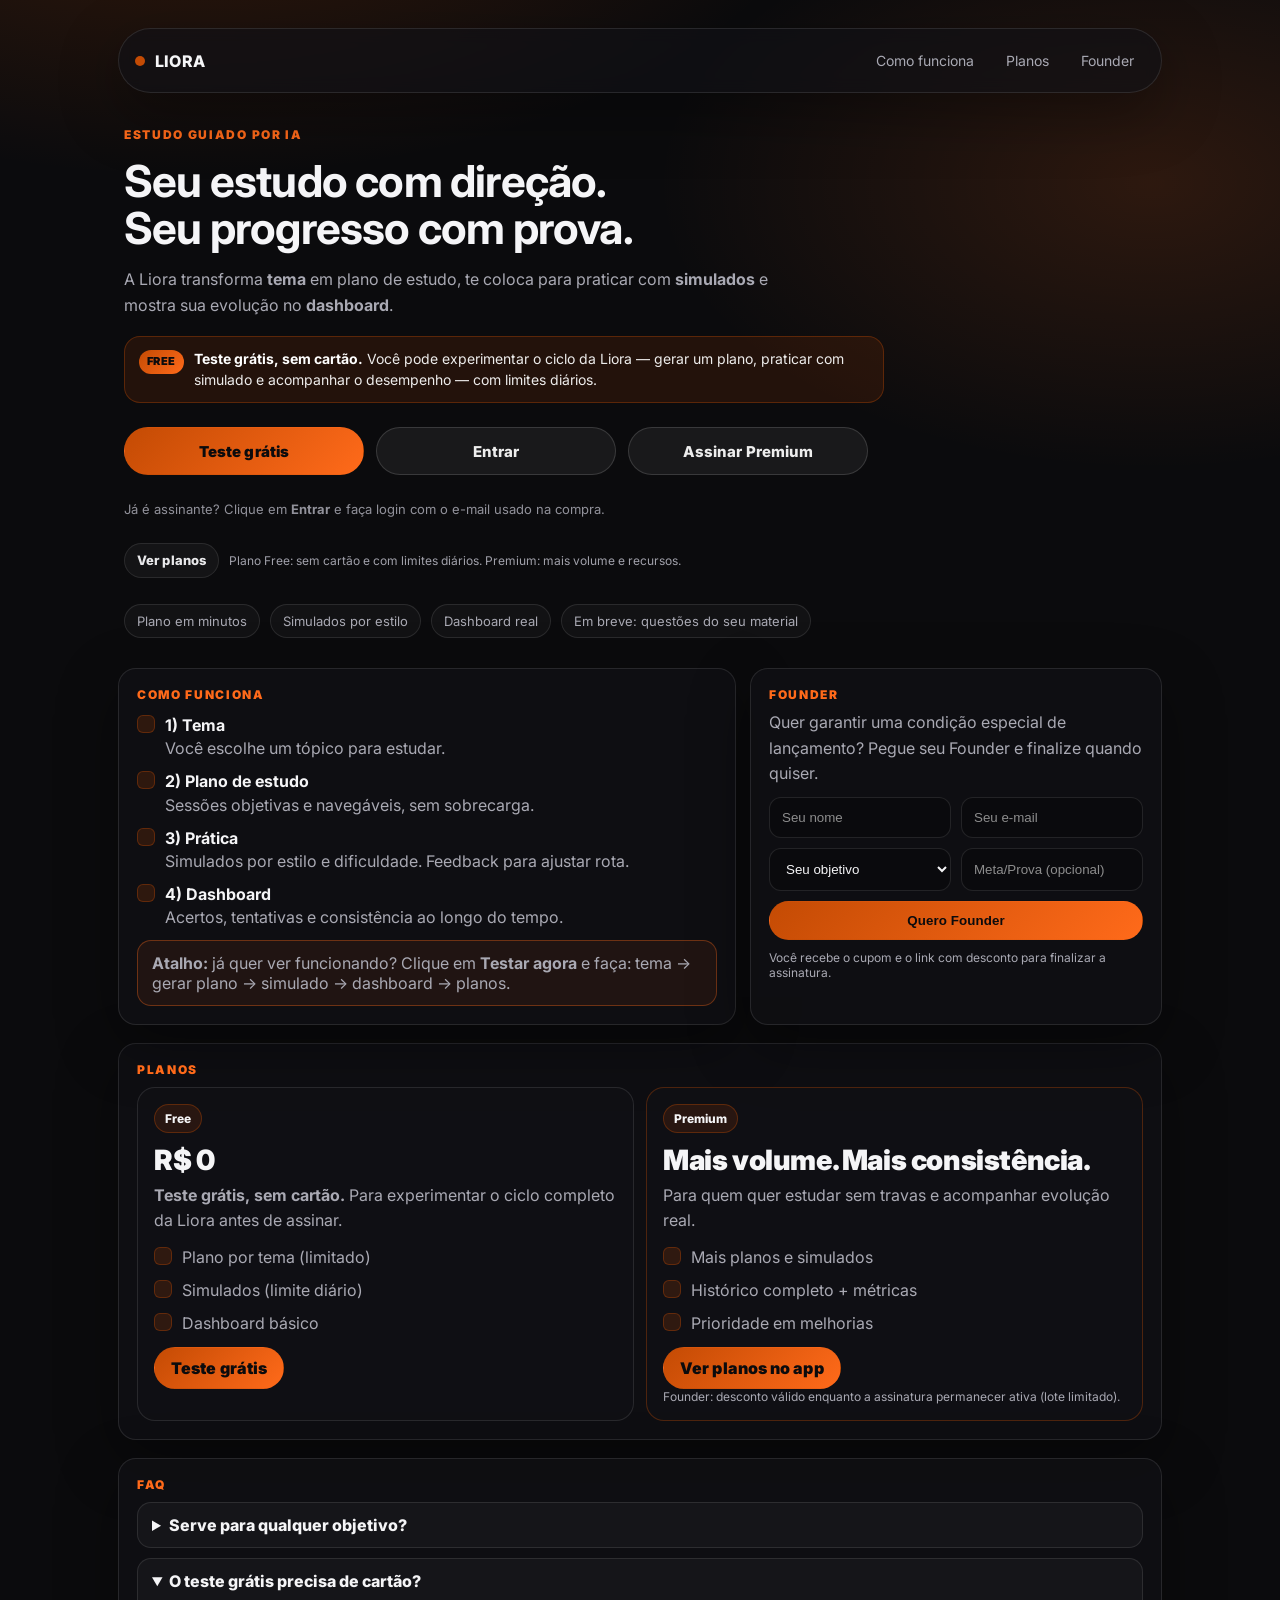
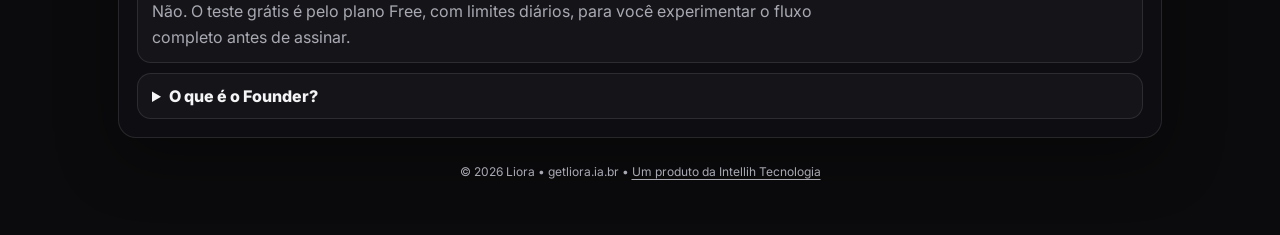
<file: public/index.html>
<!doctype html>
<html lang="pt-BR">
<head>
  <meta charset="utf-8" />
  <meta name="viewport" content="width=device-width, initial-scale=1" />
  <title>Liora — Estudo guiado por IA</title>
  <meta name="description" content="Teste grátis a Liora, sem cartão. Transforme um tema em plano, pratique com simulados e acompanhe evolução no dashboard." />
  <meta name="theme-color" content="#0b0b0d" />

  <link rel="icon" href="/favicon.ico" />

  <!-- Open Graph -->
  <meta property="og:title" content="Liora — Estudo guiado por IA" />
  <meta property="og:description" content="Teste grátis, sem cartão. Plano + Simulados + Dashboard para estudar com direção." />
  <meta property="og:type" content="website" />

  <!-- Fonte -->
  <link rel="preconnect" href="https://fonts.googleapis.com" />
  <link rel="preconnect" href="https://fonts.gstatic.com" crossorigin />
  <link href="https://fonts.googleapis.com/css2?family=Inter:wght@400;500;600;700;800;900&display=swap" rel="stylesheet" />

  <!-- Meta Pixel Code -->
  <script>
    !function(f,b,e,v,n,t,s)
    {if(f.fbq)return;n=f.fbq=function(){n.callMethod?
    n.callMethod.apply(n,arguments):n.queue.push(arguments)};
    if(!f._fbq)f._fbq=n;
    n.push=n;
    n.loaded=!0;
    n.version='2.0';
    n.queue=[];
    t=b.createElement(e);
    t.async=!0;
    t.src=v;
    s=b.getElementsByTagName(e)[0];
    s.parentNode.insertBefore(t,s)}(window, document,'script',
    'https://connect.facebook.net/en_US/fbevents.js');

    fbq('init', '1216858680616772');
    fbq('track', 'PageView');
  </script>
  <noscript>
    <img height="1" width="1" style="display:none"
         src="https://www.facebook.com/tr?id=1216858680616772&ev=PageView&noscript=1"/>
  </noscript>
  <!-- End Meta Pixel Code -->

  <style>
    :root{
      --bg:#0b0b0d; --card:#121216; --text:#f5f5f7; --muted:#a9a9b3;
      --border: rgba(255,255,255,.10);
      --brand:#c44b04;
      --shadow: 0 20px 60px rgba(0,0,0,.35);
      --radius: 18px;
      --max: 1080px;
    }
    *{box-sizing:border-box}
    body{
      margin:0;
      font-family: Inter, ui-sans-serif, system-ui, -apple-system, Segoe UI, Roboto, Arial;
      background:
        radial-gradient(1100px 600px at 15% -10%, rgba(196,75,4,.25), transparent 60%),
        radial-gradient(900px 520px at 90% 10%, rgba(255,106,26,.14), transparent 55%),
        var(--bg);
      color:var(--text);
    }
    a{color:inherit; text-decoration:none}
    .wrap{max-width:var(--max); margin:0 auto; padding:28px 18px 56px}
    .nav{
      display:flex; align-items:center; justify-content:space-between;
      padding:14px 16px;
      border:1px solid var(--border);
      border-radius:999px;
      background: rgba(18,18,22,.65);
      backdrop-filter: blur(8px);
      box-shadow: var(--shadow);
      position: sticky; top: 14px; z-index: 10;
    }
    .brand{
      display:flex; gap:10px; align-items:center;
      font-weight:800; letter-spacing:.2px;
    }
    .dot{width:10px; height:10px; border-radius:50%; background:var(--brand)}
    .navlinks{display:flex; gap:10px; align-items:center; color:var(--muted); font-size:14px}
    .navlinks a{
      padding:8px 10px; border-radius:999px;
      border:1px solid transparent;
    }
    .navlinks a:hover{
      background: rgba(255,255,255,.06);
      border-color: rgba(255,255,255,.08);
      color: var(--text);
    }
    .hero{padding:34px 6px 12px; display:grid; gap:16px}
    .kicker{
      color:#ff6a1a; font-weight:900; font-size:12px;
      letter-spacing:.14em; text-transform:uppercase;
    }
    h1{
      margin:0;
      font-size:44px;
      line-height:1.06;
      letter-spacing:-.8px;
    }
    .sub{
      color:var(--muted);
      font-size:16px;
      line-height:1.6;
      max-width:68ch;
      margin:0;
    }
    .ctaRow{display:flex; gap:12px; flex-wrap:wrap; align-items:center; margin-top:4px}

    .btn{
      display:inline-flex; align-items:center; justify-content:center; gap:10px;
      padding:12px 16px;
      border-radius:999px;
      border:1px solid rgba(255,255,255,.10);
      background: rgba(255,255,255,.04);
      transition: transform .06s ease, background .15s ease, border-color .15s ease;
      user-select:none;
      cursor:pointer;
      font-weight:800;
      letter-spacing:.1px;
      line-height:1;
      white-space:nowrap;
    }
    .btn:hover{background: rgba(255,255,255,.07); border-color: rgba(255,255,255,.16)}
    .btn:active{transform: translateY(1px)}
    .btnPrimary{
      background: linear-gradient(135deg, #c44b04, #ff6a1a);
      border-color: transparent;
      color:#0b0b0d;
      font-weight:900;
    }
    .btnSecondary{
      background: rgba(255,255,255,.06);
      border-color: rgba(255,255,255,.14);
      color: rgba(255,255,255,.92);
    }
    .btnSecondary:hover{
      background: rgba(255,255,255,.09);
      border-color: rgba(255,255,255,.20);
    }
    .btnSmall{
      padding:10px 12px;
      font-size:13px;
    }
    .btnHero{
      min-width:240px;
      min-height:48px;
      font-size:15px;
    }
    .freeNotice{
      display:flex;
      gap:10px;
      align-items:flex-start;
      max-width:760px;
      padding:12px 14px;
      border-radius:16px;
      border:1px solid rgba(196,75,4,.35);
      background: rgba(196,75,4,.13);
      color: rgba(255,255,255,.92);
      font-size:14px;
      line-height:1.45;
      margin-top:2px;
    }
    .freeNotice strong{color:#fff}
    .freeBadge{
      display:inline-flex;
      align-items:center;
      justify-content:center;
      min-width:34px;
      height:24px;
      padding:0 8px;
      border-radius:999px;
      background: linear-gradient(135deg, #c44b04, #ff6a1a);
      color:#0b0b0d;
      font-size:11px;
      font-weight:950;
      letter-spacing:.04em;
      flex:0 0 auto;
      margin-top:1px;
    }

    .tiny{font-size:12px; color:var(--muted)}
    .pillRow{display:flex; gap:10px; flex-wrap:wrap; margin-top:10px}
    .pill{
      padding:8px 12px;
      border-radius:999px;
      border:1px solid rgba(255,255,255,.10);
      background: rgba(255,255,255,.03);
      color: var(--muted);
      font-size:13px;
    }
    .grid{
      margin-top:18px;
      display:grid;
      grid-template-columns: 1.2fr .8fr;
      gap:14px;
    }
    @media (max-width: 920px){
      .grid{grid-template-columns:1fr}
      h1{font-size:38px}
    }
    .card{
      border:1px solid rgba(255,255,255,.10);
      background: rgba(18,18,22,.65);
      border-radius: var(--radius);
      padding:18px;
      box-shadow: var(--shadow);
    }
    .list{margin:12px 0 0; padding:0; list-style:none; display:grid; gap:10px}
    .li{display:flex; gap:10px; align-items:flex-start; color:var(--muted); line-height:1.45}
    .check{
      width:18px; height:18px; border-radius:6px;
      background: rgba(196,75,4,.18);
      border:1px solid rgba(196,75,4,.35);
      flex:0 0 auto;
      margin-top:1px;
    }
    .li strong{color:var(--text)}
    .form{display:grid; gap:10px; margin-top:10px}
    .row{display:grid; grid-template-columns:1fr 1fr; gap:10px}
    @media (max-width:700px){ .row{grid-template-columns:1fr} }
    input, select{
      width:100%;
      padding:12px 12px;
      border-radius: 12px;
      border:1px solid rgba(255,255,255,.10);
      background: rgba(0,0,0,.25);
      color: var(--text);
      outline:none;
    }
    input::placeholder{color:#8d8d8d}
    .section{margin-top:18px}
    .pricing{display:grid; grid-template-columns:1fr 1fr; gap:12px; margin-top:10px}
    @media (max-width:920px){ .pricing{grid-template-columns:1fr} }
    .price{
      border:1px solid rgba(255,255,255,.10);
      border-radius: var(--radius);
      background: rgba(18,18,22,.65);
      padding:16px;
    }
    .tag{
      display:inline-flex; align-items:center; gap:8px;
      border:1px solid rgba(196,75,4,.35);
      background: rgba(196,75,4,.14);
      color: var(--text);
      padding:6px 10px;
      border-radius:999px;
      font-size:12px;
      font-weight:800;
    }
    .big{font-size:28px; font-weight:950; letter-spacing:-.4px; margin:10px 0 6px}
    .faq{display:grid; gap:10px; margin-top:10px}
    details{
      border:1px solid rgba(255,255,255,.10);
      background: rgba(255,255,255,.03);
      border-radius:14px;
      padding:12px 14px;
    }
    summary{cursor:pointer; font-weight:800}
    footer{margin-top:26px; color:var(--muted); font-size:12px; text-align:center}
    .danger{
      border:1px solid rgba(255,106,26,.35);
      background: rgba(255,106,26,.08);
      border-radius: 14px;
      padding:12px 14px;
      color: var(--muted);
      margin-top:10px;
    }
    code{font-family: ui-monospace, SFMono-Regular, Menlo, Monaco, Consolas, "Liberation Mono", monospace}

    .modal{
      position:fixed; inset:0;
      display:none;
      align-items:center; justify-content:center;
      padding:18px;
      z-index:9999;
    }
    .modal.is-open{display:flex;}
    .modalBack{
      position:absolute; inset:0;
      background: rgba(0,0,0,.62);
      backdrop-filter: blur(6px);
    }
    .modalCard{
      position:relative;
      width:min(640px, 92vw);
      border:1px solid rgba(255,255,255,.12);
      background: rgba(18,18,22,.92);
      border-radius: 20px;
      box-shadow: 0 30px 90px rgba(0,0,0,.55);
      padding:18px;
    }
    .modalHead{
      display:flex; align-items:flex-start; justify-content:space-between; gap:12px;
    }
    .modalTitle{
      font-size:18px; font-weight:950; letter-spacing:-.2px;
    }
    .modalSub{
      margin-top:6px;
      color:var(--muted);
      font-size:13px;
      line-height:1.5;
      max-width:60ch;
    }
    .couponBox{
      margin-top:14px;
      border:1px dashed rgba(255,255,255,.18);
      border-radius: 16px;
      padding:14px;
      background: rgba(255,255,255,.03);
    }
    .couponLabel{
      color:var(--muted);
      font-size:12px;
      margin-bottom:8px;
    }
    .couponRow{
      display:flex;
      align-items:center;
      justify-content:space-between;
      gap:10px;
      flex-wrap:wrap;
    }
    .couponCode{
      font-size:22px;
      font-weight:950;
      letter-spacing:.14em;
    }
    .modalNote{
      margin-top:10px;
      color:var(--muted);
      font-size:12px;
      line-height:1.55;
    }
    .modalActions{
      margin-top:14px;
      display:flex;
      gap:10px;
      flex-wrap:wrap;
      justify-content:flex-start;
    }
  </style>
</head>

<body>
  <div class="wrap">
    <div class="nav">
      <div class="brand"><span class="dot"></span><span>LIORA</span></div>
      <div class="navlinks">
        <a href="#como-funciona" data-ev="nav_how">Como funciona</a>
        <a href="#pricing" data-ev="nav_pricing">Planos</a>
        <a href="#founder" data-ev="nav_founder">Founder</a>
      </div>
    </div>

    <section class="hero">
      <div class="kicker">Estudo guiado por IA</div>
      <h1>Seu estudo com direção.<br>Seu progresso com prova.</h1>
      <p class="sub">
        A Liora transforma <strong>tema</strong> em plano de estudo,
        te coloca para praticar com <strong>simulados</strong> e mostra sua evolução no <strong>dashboard</strong>.
      </p>

      <div class="freeNotice" role="note" aria-label="Teste grátis da Liora">
        <span class="freeBadge">FREE</span>
        <div>
          <strong>Teste grátis, sem cartão.</strong> Você pode experimentar o ciclo da Liora — gerar um plano, praticar com simulado e acompanhar o desempenho — com limites diários.
        </div>
      </div>

      <div class="ctaRow" style="display:flex; gap:12px; flex-wrap:wrap; align-items:center; margin-top:8px;">
        <a class="btn btnPrimary btnHero" id="btnTestar" href="/app#home" data-ev="cta_testar_gratis">
          Teste grátis
        </a>

        <a href="/app#login" class="btn btnSecondary btnHero" data-ev="cta_entrar">
          Entrar
        </a>

        <a
          href="https://pay.hotmart.com/I104401854N"
          class="btn btnSecondary btnHero js-meta-checkout"
          target="_blank"
          rel="noopener noreferrer"
          data-offer="monthly"
          data-checkout-name="Liora Mensal"
          data-checkout-url="https://pay.hotmart.com/I104401854N"
        >
          Assinar Premium
        </a>
      </div>

      <div style="margin-top:10px; font-size:13px; opacity:.85; color: var(--muted);">
        Já é assinante? Clique em <b>Entrar</b> e faça login com o e-mail usado na compra.
      </div>

      <div class="ctaRow" style="display:flex; gap:10px; flex-wrap:wrap; margin-top:10px; opacity:.95;">
        <a class="btn btnSmall" href="/app#pricing" data-ev="cta_planos">
          Ver planos
        </a>

        <span class="tiny">Plano Free: sem cartão e com limites diários. Premium: mais volume e recursos.</span>
      </div>

      <div class="pillRow">
        <div class="pill">Plano em minutos</div>
        <div class="pill">Simulados por estilo</div>
        <div class="pill">Dashboard real</div>
        <div class="pill">Em breve: questões do seu material</div>
      </div>
    </section>

    <section id="como-funciona" class="grid">
      <div class="card">
        <div class="kicker">Como funciona</div>
        <ul class="list">
          <li class="li"><span class="check"></span><div><strong>1) Tema</strong><br>Você escolhe um tópico para estudar.</div></li>
          <li class="li"><span class="check"></span><div><strong>2) Plano de estudo</strong><br>Sessões objetivas e navegáveis, sem sobrecarga.</div></li>
          <li class="li"><span class="check"></span><div><strong>3) Prática</strong><br>Simulados por estilo e dificuldade. Feedback para ajustar rota.</div></li>
          <li class="li"><span class="check"></span><div><strong>4) Dashboard</strong><br>Acertos, tentativas e consistência ao longo do tempo.</div></li>
        </ul>

        <div class="danger">
          <strong>Atalho:</strong> já quer ver funcionando? Clique em <strong>Testar agora</strong> e faça:
          tema → gerar plano → simulado → dashboard → planos.
        </div>
      </div>

      <div class="card" id="founder">
        <div class="kicker">Founder</div>
        <p class="sub" style="margin-top:8px;">
          Quer garantir uma condição especial de lançamento? Pegue seu Founder e finalize quando quiser.
        </p>

        <form class="form" id="leadForm" autocomplete="on">
          <div class="row">
            <input name="nome" placeholder="Seu nome" />
            <input name="email" placeholder="Seu e-mail" type="email" required />
          </div>

          <div class="row">
            <select name="area">
              <option value="" disabled selected>Seu objetivo</option>
              <option>Concurso</option>
              <option>Certificação</option>
              <option>Faculdade</option>
              <option>Avaliação/Prova</option>
              <option>Outro</option>
            </select>
            <input name="prova" placeholder="Meta/Prova (opcional)" />
          </div>

          <button class="btn btnPrimary btnFounder" type="submit" id="btnFounder" data-ev="founder_submit">
            Quero Founder
          </button>

          <div class="tiny" id="founderHint">
            Você recebe o cupom e o link com desconto para finalizar a assinatura.
          </div>
        </form>
      </div>
    </section>

    <section id="pricing" class="section card">
      <div class="kicker">Planos</div>

      <div class="pricing">
        <div class="price">
          <div class="tag">Free</div>
          <div class="big">R$ 0</div>
          <p class="sub"><strong>Teste grátis, sem cartão.</strong> Para experimentar o ciclo completo da Liora antes de assinar.</p>
          <ul class="list">
            <li class="li"><span class="check"></span><div>Plano por tema (limitado)</div></li>
            <li class="li"><span class="check"></span><div>Simulados (limite diário)</div></li>
            <li class="li"><span class="check"></span><div>Dashboard básico</div></li>
          </ul>
          <div class="ctaRow" style="margin-top:12px;">
            <a class="btn btnPrimary" href="/app#home" data-ev="pricing_testar_gratis">Teste grátis</a>
          </div>
        </div>

        <div class="price" style="border-color: rgba(196,75,4,.35);">
          <div class="tag">Premium</div>
          <div class="big">Mais volume. Mais consistência.</div>
          <p class="sub">Para quem quer estudar sem travas e acompanhar evolução real.</p>
          <ul class="list">
            <li class="li"><span class="check"></span><div>Mais planos e simulados</div></li>
            <li class="li"><span class="check"></span><div>Histórico completo + métricas</div></li>
            <li class="li"><span class="check"></span><div>Prioridade em melhorias</div></li>
          </ul>
          <div class="ctaRow" style="margin-top:12px;">
            <a class="btn btnPrimary" href="/app#pricing" data-ev="pricing_ver_no_app">Ver planos no app</a>
          </div>
          <div class="tiny">
            Founder: desconto válido enquanto a assinatura permanecer ativa (lote limitado).
          </div>
        </div>
      </div>
    </section>

    <section class="section card">
      <div class="kicker">FAQ</div>
      <div class="faq">
        <details>
          <summary>Serve para qualquer objetivo?</summary>
          <div class="sub" style="margin-top:8px;">
            Sim. O ciclo é universal: plano por tema + prática + revisão por métricas.
          </div>
        </details>
        <details open>
          <summary>O teste grátis precisa de cartão?</summary>
          <div class="sub" style="margin-top:8px;">
            Não. O teste grátis é pelo plano Free, com limites diários, para você experimentar o fluxo completo antes de assinar.
          </div>
        </details>
        <details>
          <summary>O que é o Founder?</summary>
          <div class="sub" style="margin-top:8px;">
            Founder é uma condição especial de lançamento. Você recebe o cupom e o link com desconto.
            O desconto vale enquanto a assinatura permanecer ativa.
          </div>
        </details>
      </div>
    </section>

    <footer style="margin-top:26px; color:#a9a9b3; font-size:12px; text-align:center;">
      © <span id="yr"></span> Liora • getliora.ia.br •
      <a href="https://www.intellih.com.br/" target="_blank" rel="noopener noreferrer"
         style="color:inherit; text-decoration:underline; text-underline-offset:3px;">
        Um produto da Intellih Tecnologia
      </a>
    </footer>
  </div>

  <div class="modal" id="founderModal" aria-hidden="true">
    <div class="modalBack" data-modal="close"></div>

    <div class="modalCard" role="dialog" aria-modal="true" aria-labelledby="founderTitle">
      <div class="modalHead">
        <div>
          <div class="modalTitle" id="founderTitle">Seu Founder está pronto</div>
          <div class="modalSub">
            Use o link com desconto (recomendado) ou copie o cupom e cole no checkout.
          </div>
        </div>

        <button class="btn btnSecondary btnSmall" type="button" data-modal="close">Fechar</button>
      </div>

      <div class="couponBox">
        <div class="couponLabel">Cupom</div>

        <div class="couponRow">
          <div class="couponCode" id="couponCode">FOUNDER30</div>
          <button class="btn btnSecondary btnSmall" type="button" id="btnCopyCoupon">Copiar</button>
        </div>

        <div class="modalNote">
          Desconto Founder válido enquanto a assinatura permanecer ativa. Lote limitado.
        </div>
      </div>

      <div class="modalActions">
        <a
          class="btn btnPrimary js-meta-checkout"
          id="btnPayFounder"
          href="https://pay.hotmart.com/I104401854N?off=oplx5hku"
          target="_blank"
          rel="noopener noreferrer"
          data-offer="founder"
          data-coupon="FOUNDER30"
          data-checkout-name="Liora Mensal Founder"
          data-checkout-url="https://pay.hotmart.com/I104401854N?off=oplx5hku"
        >
          Assinar com desconto Founder
        </a>

        <a class="btn btnSecondary" href="/app#pricing" id="btnPlansApp">
          Ver planos no app
        </a>
      </div>
    </div>
  </div>

  <script>
    window.lioraDebug = window.lioraDebug ?? false;

    function track(ev, data = {}) {
      try {
        if (window.lioraDebug) console.log("📍", ev, data);
        if (typeof window.gtag === "function") window.gtag("event", ev, data);
        if (typeof window.fbq === "function") window.fbq("trackCustom", ev, data);
      } catch (e) {}
    }

    function trackMetaStandard(eventName, params = {}) {
      try {
        if (window.lioraDebug) console.log("🟦 Meta", eventName, params);
        if (typeof window.fbq === "function") window.fbq("track", eventName, params);
      } catch (e) {}
    }

    track("liora_lp_view", { path: location.pathname + location.hash });

    document.querySelectorAll("[data-ev]").forEach((el) => {
      el.addEventListener("click", () => {
        track("liora_lp_click", { id: el.getAttribute("data-ev") });
      });
    });

    document.getElementById("yr").textContent = new Date().getFullYear();

    const COUPON = "FOUNDER30";
    const CHECKOUT_URL = "https://pay.hotmart.com/I104401854N?off=oplx5hku";

    const form = document.getElementById("leadForm");
    const btnFounder = document.getElementById("btnFounder");

    function openFounderModal() {
      const modal = document.getElementById("founderModal");
      if (!modal) return;

      modal.classList.add("is-open");
      modal.setAttribute("aria-hidden", "false");
      document.body.style.overflow = "hidden";

      const couponEl = modal.querySelector("#couponCode");
      if (couponEl) couponEl.textContent = COUPON;

      const pay = document.getElementById("btnPayFounder");
      if (pay) {
        pay.href = CHECKOUT_URL;
        pay.setAttribute("data-checkout-url", CHECKOUT_URL);
        pay.setAttribute("data-coupon", COUPON);
      }

      setTimeout(() => {
        modal.querySelector("#btnCopyCoupon")?.focus();
      }, 20);

      track("liora_founder_open", { coupon: COUPON });
    }

    function closeFounderModal() {
      const modal = document.getElementById("founderModal");
      if (!modal) return;

      modal.classList.remove("is-open");
      modal.setAttribute("aria-hidden", "true");
      document.body.style.overflow = "";

      track("liora_founder_close", {});
    }

    function copyText(text) {
      try {
        if (navigator.clipboard && navigator.clipboard.writeText) {
          return navigator.clipboard.writeText(text);
        }
      } catch {}
      return new Promise((resolve, reject) => {
        try {
          const ta = document.createElement("textarea");
          ta.value = text;
          ta.style.position = "fixed";
          ta.style.left = "-9999px";
          document.body.appendChild(ta);
          ta.select();
          document.execCommand("copy");
          ta.remove();
          resolve();
        } catch (e) {
          reject(e);
        }
      });
    }

    form?.addEventListener("submit", async (ev) => {
      ev.preventDefault();

      const fd = new FormData(form);

      const payload = {
        name: (fd.get("nome") || "").toString().trim(),
        email: (fd.get("email") || "").toString().trim(),
        niche: (fd.get("area") || "").toString().trim(),
        banca: (fd.get("prova") || "").toString().trim(),
        page_url: location.href,
        user_agent: navigator.userAgent
      };

      if (!payload.email) {
        alert("Informe seu e-mail para liberar o Founder.");
        return;
      }

      const oldText = btnFounder?.textContent;
      if (btnFounder) {
        btnFounder.disabled = true;
        btnFounder.textContent = "Liberando...";
      }

      try {
        track("liora_lead_submit", { place: "landing" });

        const res = await fetch("/api/founder", {
          method: "POST",
          headers: { "Content-Type": "application/json" },
          body: JSON.stringify(payload)
        });

        const data = await res.json().catch(() => ({}));

        if (!res.ok || !data?.ok) {
          throw new Error(data?.error || "Falha ao salvar seu cadastro.");
        }

        const coupon = (data.coupon || COUPON).toString().trim();

        const modal = document.getElementById("founderModal");
        modal?.querySelector("#couponCode")?.replaceChildren(document.createTextNode(coupon));

        track("liora_founder_lead_ok", { coupon });

        trackMetaStandard("Lead", {
          content_name: "Founder Liora",
          content_category: "lead",
          status: "qualified",
          coupon: coupon
        });

        openFounderModal();
      } catch (err) {
        console.error("[Founder]", err);
        alert("Não consegui liberar agora. Tente novamente em instantes.");
        track("liora_founder_lead_fail", { msg: String(err?.message || err) });
      } finally {
        if (btnFounder) {
          btnFounder.disabled = false;
          btnFounder.textContent = oldText || "Quero Founder";
        }
      }
    });

    document.addEventListener("click", (ev) => {
      const modal = document.getElementById("founderModal");
      if (!modal || !modal.classList.contains("is-open")) return;

      const closeEl = ev.target.closest("[data-modal]");
      if (closeEl?.getAttribute("data-modal") === "close") {
        closeFounderModal();
        return;
      }

      const copyBtn = ev.target.closest("#btnCopyCoupon");
      if (copyBtn) {
        const codeEl = modal.querySelector("#couponCode");
        const txt = (codeEl?.textContent || COUPON).trim();

        copyText(txt)
          .then(() => {
            copyBtn.textContent = "Copiado";
            track("liora_founder_copy", { coupon: txt });
            setTimeout(() => (copyBtn.textContent = "Copiar"), 1200);
          })
          .catch(() => {
            copyBtn.textContent = "Falhou";
            setTimeout(() => (copyBtn.textContent = "Copiar"), 1200);
          });
      }
    });

    window.addEventListener("keydown", (ev) => {
      const modal = document.getElementById("founderModal");
      if (ev.key === "Escape" && modal?.classList.contains("is-open")) closeFounderModal();
    });

    (function () {
      const pricing = document.getElementById("pricing");
      if (!pricing || typeof IntersectionObserver === "undefined") return;

      let sentPricingView = false;

      const observer = new IntersectionObserver((entries) => {
        entries.forEach((entry) => {
          if (entry.isIntersecting && !sentPricingView) {
            sentPricingView = true;

            track("liora_pricing_view", { section: "pricing" });

            trackMetaStandard("ViewContent", {
              content_name: "Planos Liora",
              content_category: "pricing",
              content_type: "product_group"
            });

            observer.disconnect();
          }
        });
      }, { threshold: 0.35 });

      observer.observe(pricing);
    })();

    document.querySelectorAll(".js-meta-checkout").forEach((el) => {
      el.addEventListener("click", () => {
        const offer = (el.getAttribute("data-offer") || "monthly").trim();
        const coupon = (el.getAttribute("data-coupon") || "").trim();
        const checkoutName = (el.getAttribute("data-checkout-name") || "Liora Mensal").trim();
        const url = (el.getAttribute("data-checkout-url") || el.getAttribute("href") || "").trim();

        track("liora_checkout_click", {
          offer,
          coupon,
          url
        });

        trackMetaStandard("InitiateCheckout", {
          content_name: checkoutName,
          content_category: "subscription",
          content_type: "product",
          value: 19.90,
          currency: "BRL",
          coupon: coupon || undefined
        });
      });
    });
  </script>
</body>
</html>
</file>
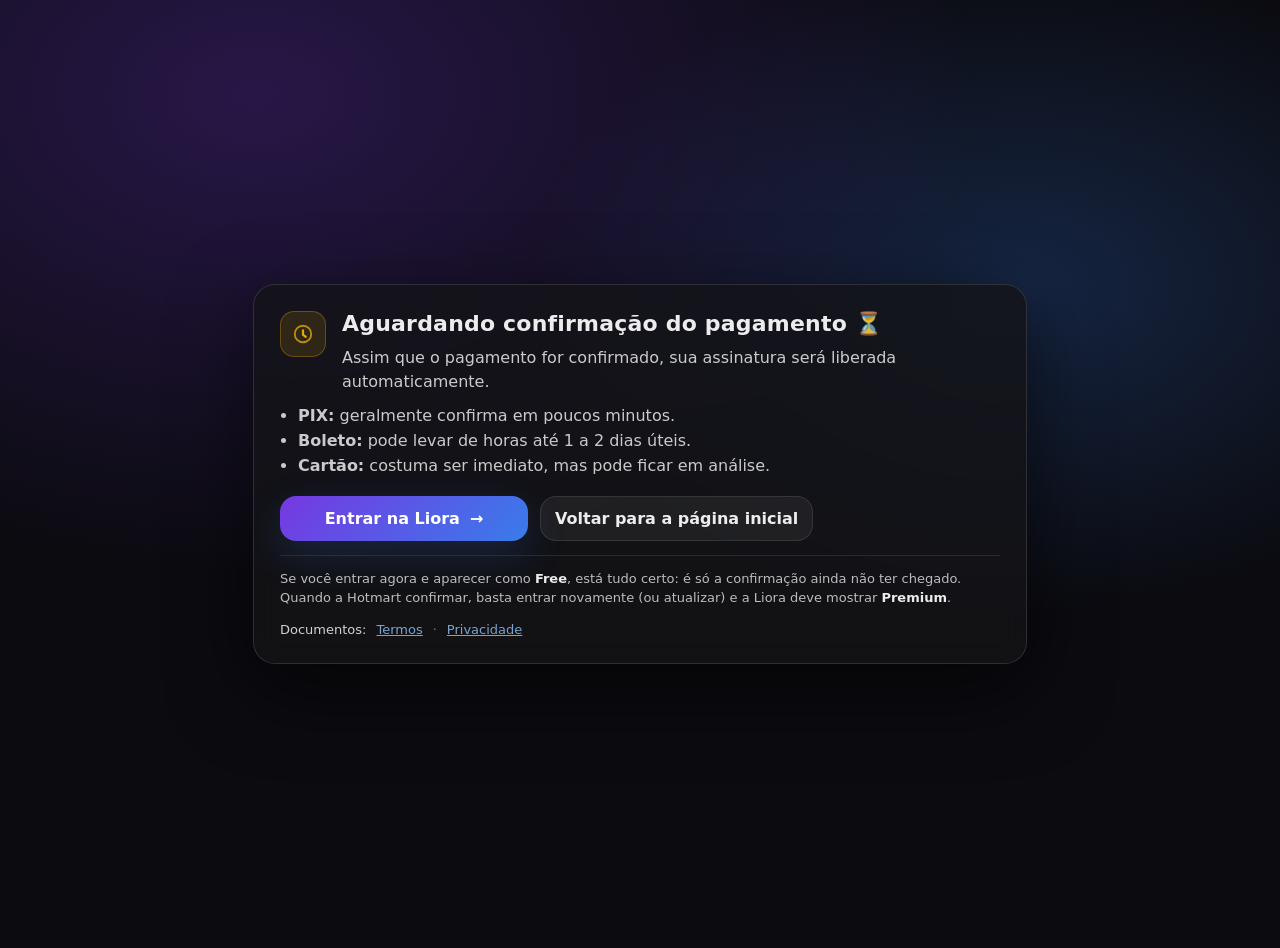
<file: public/aguardando/index.html>
<!doctype html>
<html lang="pt-BR">
<head>
  <meta charset="utf-8" />
  <meta name="viewport" content="width=device-width, initial-scale=1" />
  <title>Aguardando pagamento | Liora</title>
  <meta name="robots" content="noindex,nofollow" />
  <style>
    :root { color-scheme: dark; }
    body{
      margin:0;
      font-family: ui-sans-serif, system-ui, -apple-system, Segoe UI, Roboto, Helvetica, Arial;
      background: radial-gradient(1200px 800px at 20% 10%, rgba(124,58,237,.25), transparent 60%),
                  radial-gradient(900px 600px at 80% 30%, rgba(59,130,246,.22), transparent 55%),
                  #0b0b10;
      color: rgba(255,255,255,.92);
      min-height:100vh;
      display:flex;
      align-items:center;
      justify-content:center;
      padding:24px;
    }
    .card{
      width:min(720px, 100%);
      background: rgba(20,20,24,.82);
      border: 1px solid rgba(255,255,255,.12);
      border-radius: 22px;
      box-shadow: 0 24px 80px rgba(0,0,0,.55);
      backdrop-filter: blur(12px);
      padding: 26px;
    }
    .top{ display:flex; gap:16px; align-items:flex-start; }
    .badge{
      width:44px;height:44px;
      border-radius:14px;
      display:flex;
      align-items:center;
      justify-content:center;
      background: rgba(234,179,8,.12);
      border: 1px solid rgba(234,179,8,.30);
      flex:0 0 auto;
    }
    h1{ margin:0; font-size:22px; letter-spacing:.2px; }
    p{ margin:10px 0 0; color: rgba(255,255,255,.78); line-height:1.5; }
    .actions{
      margin-top:18px;
      display:flex;
      gap:12px;
      flex-wrap:wrap;
    }
    .btn{
      appearance:none;
      border:0;
      border-radius: 16px;
      padding: 12px 14px;
      font-weight: 800;
      cursor:pointer;
      text-decoration:none;
      display:inline-flex;
      align-items:center;
      justify-content:center;
      gap:10px;
      min-width: 220px;
    }
    .btn-primary{
      background: linear-gradient(135deg, rgba(124,58,237,.95), rgba(59,130,246,.95));
      color: white;
      box-shadow: 0 14px 40px rgba(59,130,246,.18);
    }
    .btn-secondary{
      background: rgba(255,255,255,.06);
      color: rgba(255,255,255,.92);
      border: 1px solid rgba(255,255,255,.10);
    }
    .hint{
      margin-top:14px;
      padding-top:14px;
      border-top: 1px solid rgba(255,255,255,.10);
      font-size: 13px;
      color: rgba(255,255,255,.72);
      line-height:1.45;
    }
    .hint b{ color: rgba(255,255,255,.92); }
    .links{
      margin-top:14px;
      display:flex;
      gap:10px;
      flex-wrap:wrap;
      font-size: 13px;
      opacity:.88;
    }
    a{ color: rgba(147,197,253,.92); }
    a:hover{ opacity:.9; }
    .list{
      margin-top:10px;
      padding-left: 18px;
      color: rgba(255,255,255,.78);
      line-height:1.55;
    }
  </style>
</head>
<body>
  <main class="card">
    <div class="top">
      <div class="badge" aria-hidden="true">
        <!-- relógio -->
        <svg width="22" height="22" viewBox="0 0 24 24" fill="none">
          <path d="M12 8v5l3 2" stroke="rgba(234,179,8,.95)" stroke-width="2.4" stroke-linecap="round" stroke-linejoin="round"/>
          <path d="M21 12a9 9 0 1 1-18 0 9 9 0 0 1 18 0Z" stroke="rgba(234,179,8,.75)" stroke-width="2.0"/>
        </svg>
      </div>
      <div>
        <h1>Aguardando confirmação do pagamento ⏳</h1>
        <p>
          Assim que o pagamento for confirmado, sua assinatura será liberada automaticamente.
        </p>
      </div>
    </div>

    <ul class="list">
      <li><b>PIX:</b> geralmente confirma em poucos minutos.</li>
      <li><b>Boleto:</b> pode levar de horas até 1 a 2 dias úteis.</li>
      <li><b>Cartão:</b> costuma ser imediato, mas pode ficar em análise.</li>
    </ul>

    <div class="actions">
      <a class="btn btn-primary" href="/app/#login" rel="noopener">
        Entrar na Liora
        <span aria-hidden="true">→</span>
      </a>

      <a class="btn btn-secondary" href="/" rel="noopener">
        Voltar para a página inicial
      </a>
    </div>

    <div class="hint">
      Se você entrar agora e aparecer como <b>Free</b>, está tudo certo: é só a confirmação ainda não ter chegado.
      Quando a Hotmart confirmar, basta entrar novamente (ou atualizar) e a Liora deve mostrar <b>Premium</b>.
    </div>

    <div class="links">
      <span>Documentos:</span>
      <a href="/termos" target="_blank" rel="noopener noreferrer">Termos</a>
      <span style="opacity:.55;">·</span>
      <a href="/privacidade" target="_blank" rel="noopener noreferrer">Privacidade</a>
    </div>
  </main>
</body>
</html>
</file>
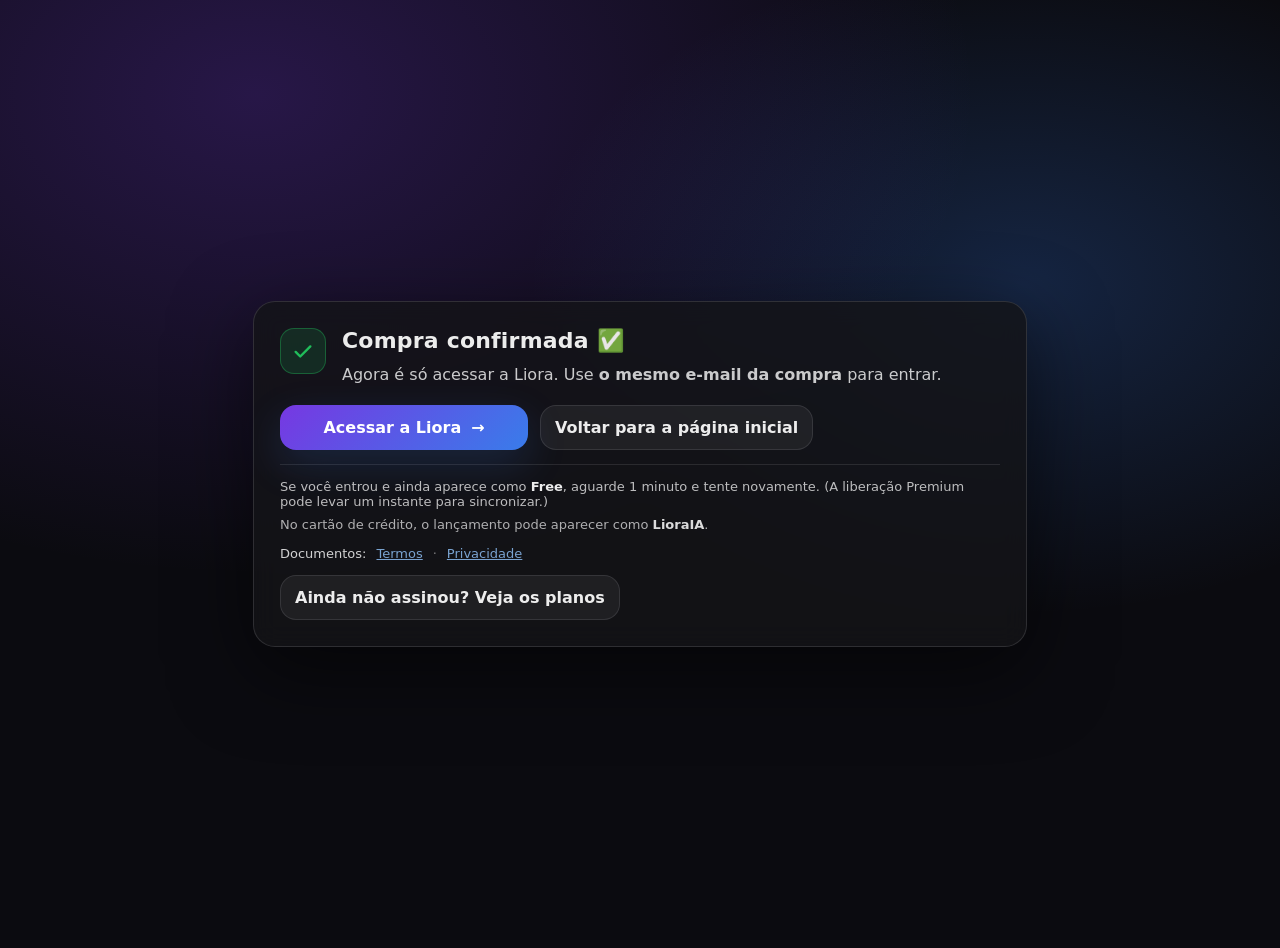
<file: public/obrigado/index.html>
<!doctype html>
<html lang="pt-BR">
<head>
  <meta charset="utf-8" />
  <meta name="viewport" content="width=device-width, initial-scale=1" />
  <title>Compra confirmada | Liora</title>
  <meta name="robots" content="noindex,nofollow" />

  <!-- Meta Pixel Code (LioraWeb) -->
  <script>
    !function(f,b,e,v,n,t,s)
    {if(f.fbq)return;n=f.fbq=function(){n.callMethod?
    n.callMethod.apply(n,arguments):n.queue.push(arguments)};
    if(!f._fbq)f._fbq=n;
    n.push=n;
    n.loaded=!0;
    n.version='2.0';
    n.queue=[];
    t=b.createElement(e);
    t.async=!0;
    t.src=v;
    s=b.getElementsByTagName(e)[0];
    s.parentNode.insertBefore(t,s)}(window, document,'script',
    'https://connect.facebook.net/en_US/fbevents.js');

    fbq('init', '1216858680616772');
    fbq('track', 'PageView');
  </script>
  <noscript>
    <img height="1" width="1" style="display:none"
         src="https://www.facebook.com/tr?id=1216858680616772&ev=PageView&noscript=1"/>
  </noscript>
  <!-- End Meta Pixel Code -->

  <style>
    :root { color-scheme: dark; }
    body{
      margin:0;
      font-family: ui-sans-serif, system-ui, -apple-system, Segoe UI, Roboto, Helvetica, Arial;
      background: radial-gradient(1200px 800px at 20% 10%, rgba(124,58,237,.25), transparent 60%),
                  radial-gradient(900px 600px at 80% 30%, rgba(59,130,246,.22), transparent 55%),
                  #0b0b10;
      color: rgba(255,255,255,.92);
      min-height:100vh;
      display:flex;
      align-items:center;
      justify-content:center;
      padding:24px;
    }
    .card{
      width:min(720px, 100%);
      background: rgba(20,20,24,.82);
      border: 1px solid rgba(255,255,255,.12);
      border-radius: 22px;
      box-shadow: 0 24px 80px rgba(0,0,0,.55);
      backdrop-filter: blur(12px);
      padding: 26px;
    }
    .top{
      display:flex;
      gap:16px;
      align-items:flex-start;
    }
    .badge{
      width:44px;height:44px;
      border-radius:14px;
      display:flex;
      align-items:center;
      justify-content:center;
      background: rgba(34,197,94,.14);
      border: 1px solid rgba(34,197,94,.35);
      flex:0 0 auto;
    }
    h1{
      margin:0;
      font-size:22px;
      letter-spacing:.2px;
    }
    p{ margin:10px 0 0; color: rgba(255,255,255,.78); line-height:1.5; }
    .actions{
      margin-top:18px;
      display:flex;
      gap:12px;
      flex-wrap:wrap;
    }
    .btn{
      appearance:none;
      border:0;
      border-radius: 16px;
      padding: 12px 14px;
      font-weight: 800;
      cursor:pointer;
      text-decoration:none;
      display:inline-flex;
      align-items:center;
      justify-content:center;
      gap:10px;
      min-width: 220px;
    }
    .btn-primary{
      background: linear-gradient(135deg, rgba(124,58,237,.95), rgba(59,130,246,.95));
      color: white;
      box-shadow: 0 14px 40px rgba(59,130,246,.18);
    }
    .btn-secondary{
      background: rgba(255,255,255,.06);
      color: rgba(255,255,255,.92);
      border: 1px solid rgba(255,255,255,.10);
    }
    .hint{
      margin-top:14px;
      padding-top:14px;
      border-top: 1px solid rgba(255,255,255,.10);
      font-size: 13px;
      color: rgba(255,255,255,.72);
    }
    .hint b{ color: rgba(255,255,255,.92); }
    .links{
      margin-top:14px;
      display:flex;
      gap:10px;
      flex-wrap:wrap;
      font-size: 13px;
      opacity:.88;
    }
    a{ color: rgba(147,197,253,.92); }
    a:hover{ opacity:.9; }
    .cta-row { margin-top: 14px; }
    .btn-small { min-width: 260px; }
  </style>
</head>
<body>
  <main class="card">
    <div class="top">
      <div class="badge" aria-hidden="true">
        <svg width="22" height="22" viewBox="0 0 24 24" fill="none">
          <path d="M20 7L9 18l-5-5" stroke="rgba(34,197,94,.95)" stroke-width="2.6" stroke-linecap="round" stroke-linejoin="round"/>
        </svg>
      </div>
      <div>
        <h1>Compra confirmada ✅</h1>
        <p>
          Agora é só acessar a Liora. Use <b>o mesmo e-mail da compra</b> para entrar.
        </p>
      </div>
    </div>

    <div class="actions">
      <!-- Ajustado: sem / antes do # -->
      <a class="btn btn-primary" href="/app#thanks" rel="noopener">
        Acessar a Liora
        <span aria-hidden="true">→</span>
      </a>

      <a class="btn btn-secondary" href="/" rel="noopener">
        Voltar para a página inicial
      </a>
    </div>

    <div class="hint">
      <div style="margin-bottom:8px;">
        Se você entrou e ainda aparece como <b>Free</b>, aguarde 1 minuto e tente novamente.
        (A liberação Premium pode levar um instante para sincronizar.)
      </div>

      <div style="opacity:.92;">
        No cartão de crédito, o lançamento pode aparecer como <b>LioraIA</b>.
      </div>
    </div>

    <div class="links">
      <span>Documentos:</span>
      <a href="/termos" target="_blank" rel="noopener noreferrer">Termos</a>
      <span style="opacity:.55;">·</span>
      <a href="/privacidade" target="_blank" rel="noopener noreferrer">Privacidade</a>
    </div>

    <div class="cta-row">
      <a class="btn btn-secondary btn-small" href="/#pricing" rel="noopener">
        Ainda não assinou? Veja os planos
      </a>
    </div>
  </main>

  <!-- StartTrial (para trial de 7 dias) -->
  <script>
    (function () {
      // evita duplicar StartTrial em refresh / voltar
      const KEY = "liora:starttrial:sentAt";
      const now = Date.now();
      const last = Number(localStorage.getItem(KEY) || "0");

      // trava por 12h (ajuste se quiser)
      if (last && (now - last) < 12 * 60 * 60 * 1000) return;

      try {
        if (typeof window.fbq === "function") {
          fbq("track", "StartTrial", {
            content_name: "Liora Premium (Trial 7 dias)",
            value: 0.00,
            currency: "BRL"
          });
        }
        localStorage.setItem(KEY, String(now));
      } catch (e) {}
    })();
  </script>
</body>
</html>
</file>
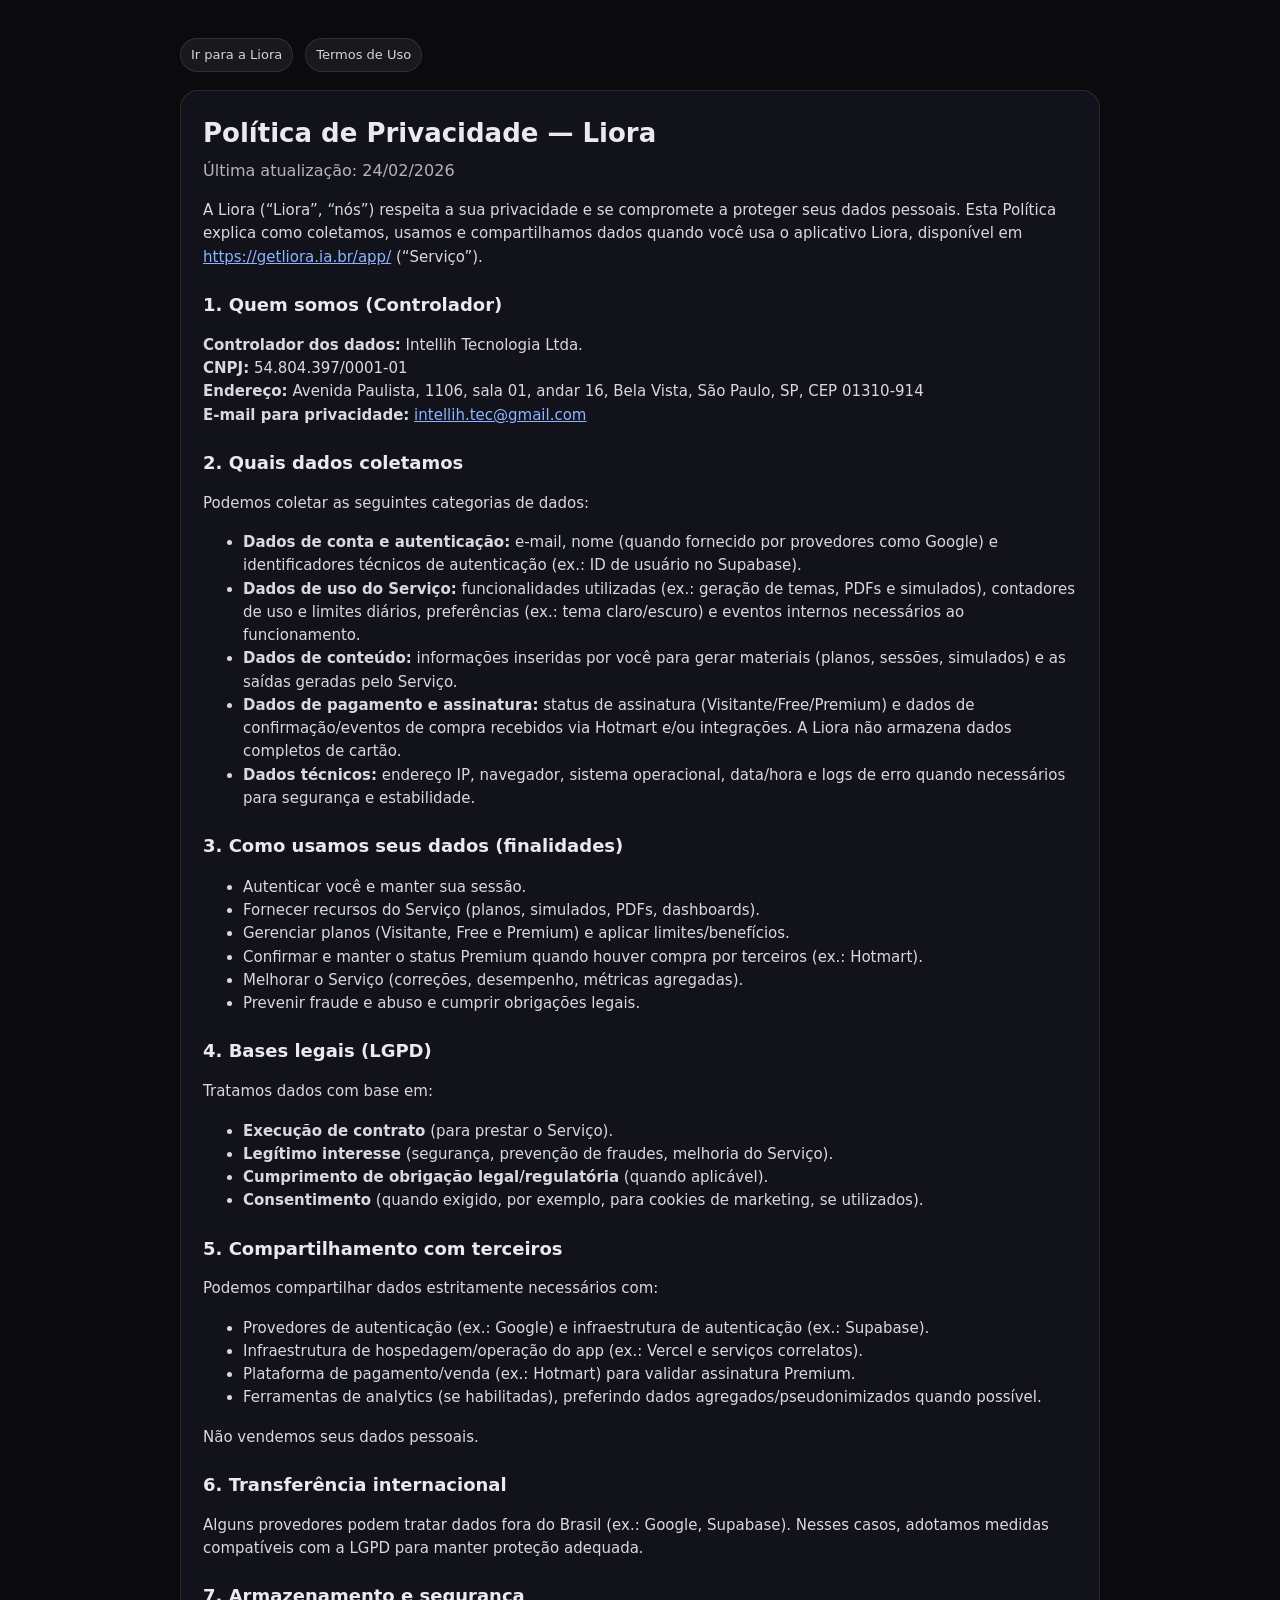
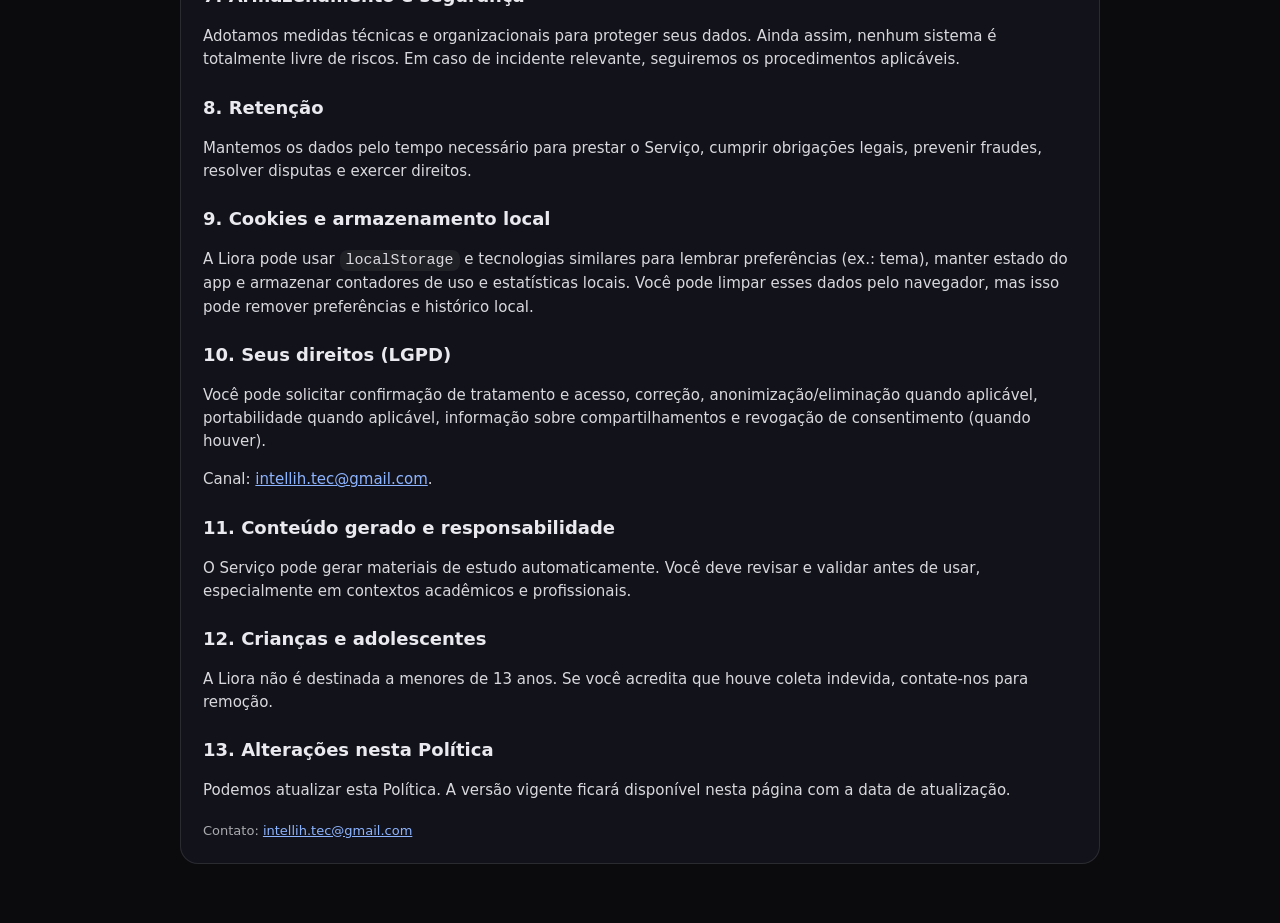
<file: public/privacidade/index.html>
<!-- privacidade.html -->
<!doctype html>
<html lang="pt-BR">
<head>
  <meta charset="utf-8" />
  <meta name="viewport" content="width=device-width, initial-scale=1" />
  <title>Política de Privacidade — Liora</title>
  <meta name="robots" content="index,follow" />
  <style>
    body{font-family:system-ui,-apple-system,Segoe UI,Roboto,Arial,sans-serif;line-height:1.55;margin:0;background:#0b0b0e;color:#e9e9ef}
    .wrap{max-width:920px;margin:0 auto;padding:28px 18px 60px}
    .card{background:#12121a;border:1px solid rgba(255,255,255,.10);border-radius:18px;padding:22px}
    h1{font-size:26px;margin:0 0 6px}
    .muted{color:rgba(233,233,239,.75)}
    h2{font-size:18px;margin:22px 0 10px}
    p,li{font-size:15px;color:rgba(233,233,239,.92)}
    a{color:#8db4ff}
    code{background:rgba(255,255,255,.06);padding:2px 6px;border-radius:8px}
    .toplinks{display:flex;gap:12px;flex-wrap:wrap;margin:10px 0 18px}
    .pill{display:inline-block;padding:6px 10px;border-radius:999px;background:rgba(255,255,255,.06);border:1px solid rgba(255,255,255,.10);color:rgba(233,233,239,.9);text-decoration:none;font-size:13px}
    footer{margin-top:18px;font-size:13px;color:rgba(233,233,239,.7)}
  </style>
</head>
<body>
  <div class="wrap">
    <div class="toplinks">
      <a class="pill" href="/app/">Ir para a Liora</a>
      <a class="pill" href="/termos">Termos de Uso</a>
    </div>

    <div class="card">
      <h1>Política de Privacidade — Liora</h1>
      <div class="muted">Última atualização: 24/02/2026</div>

      <p>
        A Liora (“Liora”, “nós”) respeita a sua privacidade e se compromete a proteger seus dados pessoais.
        Esta Política explica como coletamos, usamos e compartilhamos dados quando você usa o aplicativo Liora,
        disponível em <a href="https://getliora.ia.br/app/">https://getliora.ia.br/app/</a> (“Serviço”).
      </p>

      <h2>1. Quem somos (Controlador)</h2>
      <p>
        <strong>Controlador dos dados:</strong> Intellih Tecnologia Ltda.<br>
        <strong>CNPJ:</strong> 54.804.397/0001-01<br>
        <strong>Endereço:</strong> Avenida Paulista, 1106, sala 01, andar 16, Bela Vista, São Paulo, SP, CEP 01310-914<br>
        <strong>E-mail para privacidade:</strong> <a href="mailto:intellih.tec@gmail.com">intellih.tec@gmail.com</a>
      </p>

      <h2>2. Quais dados coletamos</h2>
      <p>Podemos coletar as seguintes categorias de dados:</p>
      <ul>
        <li><strong>Dados de conta e autenticação:</strong> e-mail, nome (quando fornecido por provedores como Google) e identificadores técnicos de autenticação (ex.: ID de usuário no Supabase).</li>
        <li><strong>Dados de uso do Serviço:</strong> funcionalidades utilizadas (ex.: geração de temas, PDFs e simulados), contadores de uso e limites diários, preferências (ex.: tema claro/escuro) e eventos internos necessários ao funcionamento.</li>
        <li><strong>Dados de conteúdo:</strong> informações inseridas por você para gerar materiais (planos, sessões, simulados) e as saídas geradas pelo Serviço.</li>
        <li><strong>Dados de pagamento e assinatura:</strong> status de assinatura (Visitante/Free/Premium) e dados de confirmação/eventos de compra recebidos via Hotmart e/ou integrações. A Liora não armazena dados completos de cartão.</li>
        <li><strong>Dados técnicos:</strong> endereço IP, navegador, sistema operacional, data/hora e logs de erro quando necessários para segurança e estabilidade.</li>
      </ul>

      <h2>3. Como usamos seus dados (finalidades)</h2>
      <ul>
        <li>Autenticar você e manter sua sessão.</li>
        <li>Fornecer recursos do Serviço (planos, simulados, PDFs, dashboards).</li>
        <li>Gerenciar planos (Visitante, Free e Premium) e aplicar limites/benefícios.</li>
        <li>Confirmar e manter o status Premium quando houver compra por terceiros (ex.: Hotmart).</li>
        <li>Melhorar o Serviço (correções, desempenho, métricas agregadas).</li>
        <li>Prevenir fraude e abuso e cumprir obrigações legais.</li>
      </ul>

      <h2>4. Bases legais (LGPD)</h2>
      <p>Tratamos dados com base em:</p>
      <ul>
        <li><strong>Execução de contrato</strong> (para prestar o Serviço).</li>
        <li><strong>Legítimo interesse</strong> (segurança, prevenção de fraudes, melhoria do Serviço).</li>
        <li><strong>Cumprimento de obrigação legal/regulatória</strong> (quando aplicável).</li>
        <li><strong>Consentimento</strong> (quando exigido, por exemplo, para cookies de marketing, se utilizados).</li>
      </ul>

      <h2>5. Compartilhamento com terceiros</h2>
      <p>Podemos compartilhar dados estritamente necessários com:</p>
      <ul>
        <li>Provedores de autenticação (ex.: Google) e infraestrutura de autenticação (ex.: Supabase).</li>
        <li>Infraestrutura de hospedagem/operação do app (ex.: Vercel e serviços correlatos).</li>
        <li>Plataforma de pagamento/venda (ex.: Hotmart) para validar assinatura Premium.</li>
        <li>Ferramentas de analytics (se habilitadas), preferindo dados agregados/pseudonimizados quando possível.</li>
      </ul>
      <p>Não vendemos seus dados pessoais.</p>

      <h2>6. Transferência internacional</h2>
      <p>
        Alguns provedores podem tratar dados fora do Brasil (ex.: Google, Supabase). Nesses casos,
        adotamos medidas compatíveis com a LGPD para manter proteção adequada.
      </p>

      <h2>7. Armazenamento e segurança</h2>
      <p>
        Adotamos medidas técnicas e organizacionais para proteger seus dados. Ainda assim, nenhum sistema é totalmente livre de riscos.
        Em caso de incidente relevante, seguiremos os procedimentos aplicáveis.
      </p>

      <h2>8. Retenção</h2>
      <p>
        Mantemos os dados pelo tempo necessário para prestar o Serviço, cumprir obrigações legais, prevenir fraudes,
        resolver disputas e exercer direitos.
      </p>

      <h2>9. Cookies e armazenamento local</h2>
      <p>
        A Liora pode usar <code>localStorage</code> e tecnologias similares para lembrar preferências (ex.: tema),
        manter estado do app e armazenar contadores de uso e estatísticas locais. Você pode limpar esses dados pelo navegador,
        mas isso pode remover preferências e histórico local.
      </p>

      <h2>10. Seus direitos (LGPD)</h2>
      <p>
        Você pode solicitar confirmação de tratamento e acesso, correção, anonimização/eliminação quando aplicável,
        portabilidade quando aplicável, informação sobre compartilhamentos e revogação de consentimento (quando houver).
      </p>
      <p>Canal: <a href="mailto:intellih.tec@gmail.com">intellih.tec@gmail.com</a>.</p>

      <h2>11. Conteúdo gerado e responsabilidade</h2>
      <p>
        O Serviço pode gerar materiais de estudo automaticamente. Você deve revisar e validar antes de usar,
        especialmente em contextos acadêmicos e profissionais.
      </p>

      <h2>12. Crianças e adolescentes</h2>
      <p>
        A Liora não é destinada a menores de 13 anos. Se você acredita que houve coleta indevida, contate-nos para remoção.
      </p>

      <h2>13. Alterações nesta Política</h2>
      <p>
        Podemos atualizar esta Política. A versão vigente ficará disponível nesta página com a data de atualização.
      </p>

      <footer>
        <div>Contato: <a href="mailto:intellih.tec@gmail.com">intellih.tec@gmail.com</a></div>
      </footer>
    </div>
  </div>
</body>
</html>
</file>
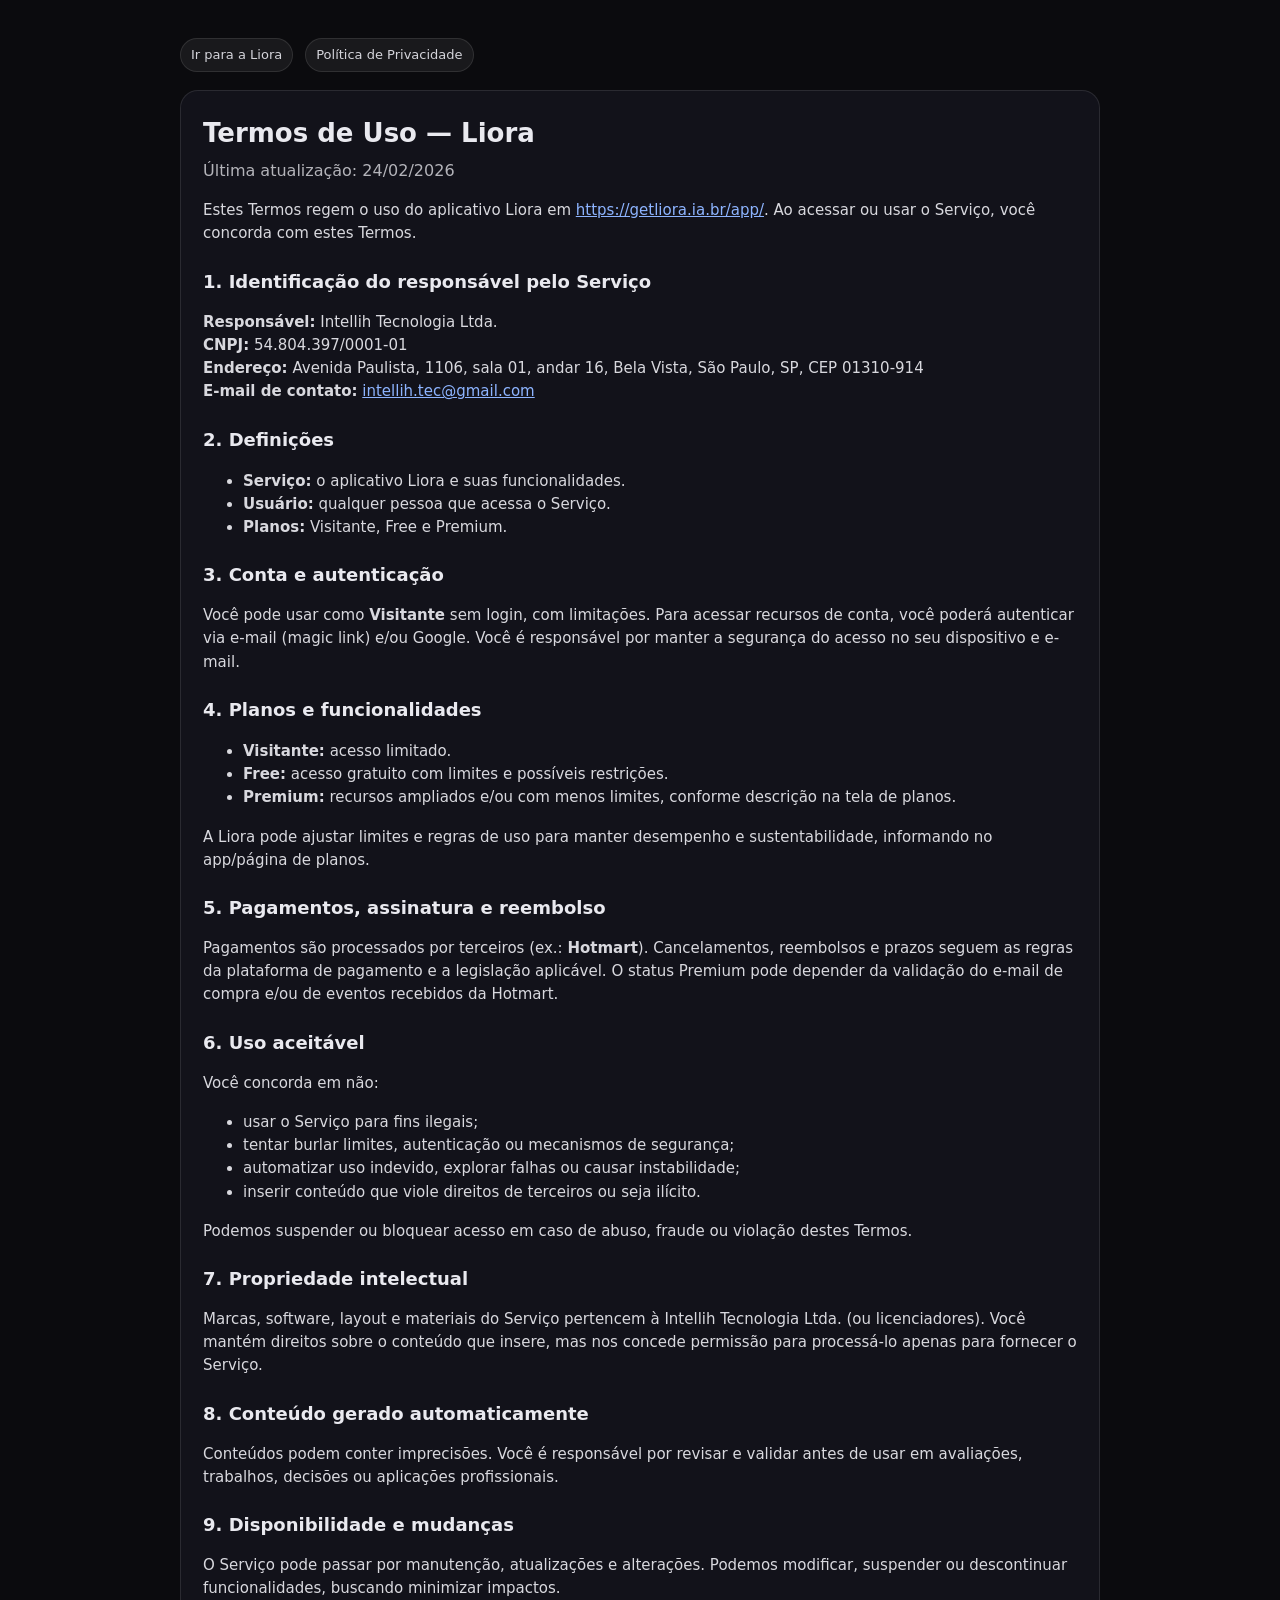
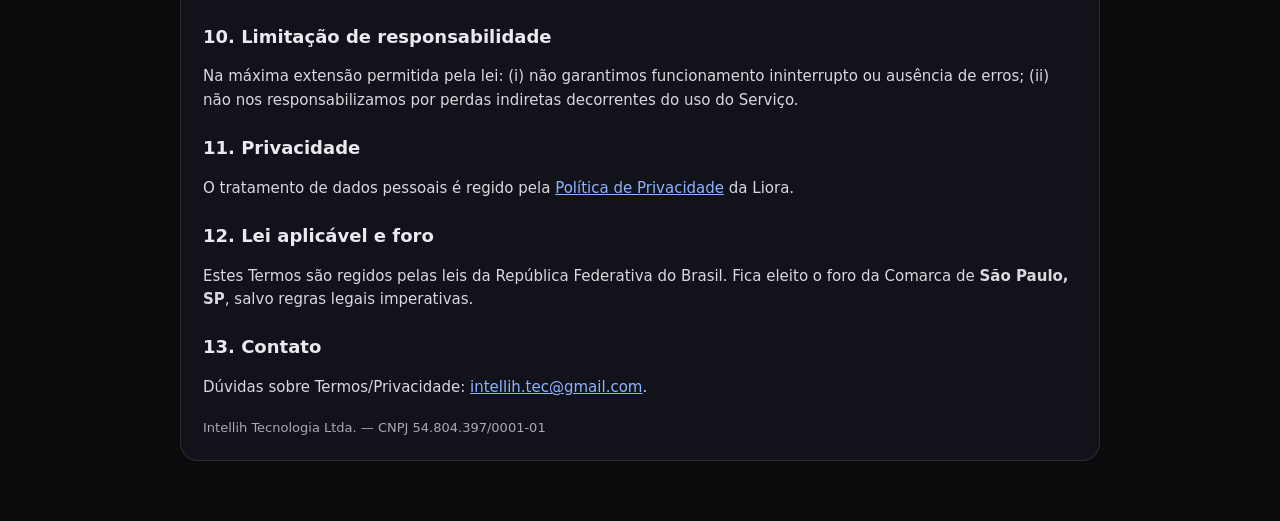
<file: public/termos/index.html>
<!-- termos.html -->
<!doctype html>
<html lang="pt-BR">
<head>
  <meta charset="utf-8" />
  <meta name="viewport" content="width=device-width, initial-scale=1" />
  <title>Termos de Uso — Liora</title>
  <meta name="robots" content="index,follow" />
  <style>
    body{font-family:system-ui,-apple-system,Segoe UI,Roboto,Arial,sans-serif;line-height:1.55;margin:0;background:#0b0b0e;color:#e9e9ef}
    .wrap{max-width:920px;margin:0 auto;padding:28px 18px 60px}
    .card{background:#12121a;border:1px solid rgba(255,255,255,.10);border-radius:18px;padding:22px}
    h1{font-size:26px;margin:0 0 6px}
    .muted{color:rgba(233,233,239,.75)}
    h2{font-size:18px;margin:22px 0 10px}
    p,li{font-size:15px;color:rgba(233,233,239,.92)}
    a{color:#8db4ff}
    code{background:rgba(255,255,255,.06);padding:2px 6px;border-radius:8px}
    .toplinks{display:flex;gap:12px;flex-wrap:wrap;margin:10px 0 18px}
    .pill{display:inline-block;padding:6px 10px;border-radius:999px;background:rgba(255,255,255,.06);border:1px solid rgba(255,255,255,.10);color:rgba(233,233,239,.9);text-decoration:none;font-size:13px}
    footer{margin-top:18px;font-size:13px;color:rgba(233,233,239,.7)}
  </style>
</head>
<body>
  <div class="wrap">
    <div class="toplinks">
      <a class="pill" href="/app/">Ir para a Liora</a>
      <a class="pill" href="/privacidade">Política de Privacidade</a>
    </div>

    <div class="card">
      <h1>Termos de Uso — Liora</h1>
      <div class="muted">Última atualização: 24/02/2026</div>

      <p>
        Estes Termos regem o uso do aplicativo Liora em <a href="https://getliora.ia.br/app/">https://getliora.ia.br/app/</a>.
        Ao acessar ou usar o Serviço, você concorda com estes Termos.
      </p>

      <h2>1. Identificação do responsável pelo Serviço</h2>
      <p>
        <strong>Responsável:</strong> Intellih Tecnologia Ltda.<br>
        <strong>CNPJ:</strong> 54.804.397/0001-01<br>
        <strong>Endereço:</strong> Avenida Paulista, 1106, sala 01, andar 16, Bela Vista, São Paulo, SP, CEP 01310-914<br>
        <strong>E-mail de contato:</strong> <a href="mailto:intellih.tec@gmail.com">intellih.tec@gmail.com</a>
      </p>

      <h2>2. Definições</h2>
      <ul>
        <li><strong>Serviço:</strong> o aplicativo Liora e suas funcionalidades.</li>
        <li><strong>Usuário:</strong> qualquer pessoa que acessa o Serviço.</li>
        <li><strong>Planos:</strong> Visitante, Free e Premium.</li>
      </ul>

      <h2>3. Conta e autenticação</h2>
      <p>
        Você pode usar como <strong>Visitante</strong> sem login, com limitações. Para acessar recursos de conta,
        você poderá autenticar via e-mail (magic link) e/ou Google. Você é responsável por manter a segurança do acesso
        no seu dispositivo e e-mail.
      </p>

      <h2>4. Planos e funcionalidades</h2>
      <ul>
        <li><strong>Visitante:</strong> acesso limitado.</li>
        <li><strong>Free:</strong> acesso gratuito com limites e possíveis restrições.</li>
        <li><strong>Premium:</strong> recursos ampliados e/ou com menos limites, conforme descrição na tela de planos.</li>
      </ul>
      <p>
        A Liora pode ajustar limites e regras de uso para manter desempenho e sustentabilidade, informando no app/página de planos.
      </p>

      <h2>5. Pagamentos, assinatura e reembolso</h2>
      <p>
        Pagamentos são processados por terceiros (ex.: <strong>Hotmart</strong>). Cancelamentos, reembolsos e prazos seguem as regras
        da plataforma de pagamento e a legislação aplicável. O status Premium pode depender da validação do e-mail de compra e/ou de
        eventos recebidos da Hotmart.
      </p>

      <h2>6. Uso aceitável</h2>
      <p>Você concorda em não:</p>
      <ul>
        <li>usar o Serviço para fins ilegais;</li>
        <li>tentar burlar limites, autenticação ou mecanismos de segurança;</li>
        <li>automatizar uso indevido, explorar falhas ou causar instabilidade;</li>
        <li>inserir conteúdo que viole direitos de terceiros ou seja ilícito.</li>
      </ul>
      <p>Podemos suspender ou bloquear acesso em caso de abuso, fraude ou violação destes Termos.</p>

      <h2>7. Propriedade intelectual</h2>
      <p>
        Marcas, software, layout e materiais do Serviço pertencem à Intellih Tecnologia Ltda. (ou licenciadores).
        Você mantém direitos sobre o conteúdo que insere, mas nos concede permissão para processá-lo apenas para fornecer o Serviço.
      </p>

      <h2>8. Conteúdo gerado automaticamente</h2>
      <p>
        Conteúdos podem conter imprecisões. Você é responsável por revisar e validar antes de usar em avaliações, trabalhos,
        decisões ou aplicações profissionais.
      </p>

      <h2>9. Disponibilidade e mudanças</h2>
      <p>
        O Serviço pode passar por manutenção, atualizações e alterações. Podemos modificar, suspender ou descontinuar funcionalidades,
        buscando minimizar impactos.
      </p>

      <h2>10. Limitação de responsabilidade</h2>
      <p>
        Na máxima extensão permitida pela lei: (i) não garantimos funcionamento ininterrupto ou ausência de erros; (ii) não nos
        responsabilizamos por perdas indiretas decorrentes do uso do Serviço.
      </p>

      <h2>11. Privacidade</h2>
      <p>
        O tratamento de dados pessoais é regido pela <a href="/privacidade">Política de Privacidade</a> da Liora.
      </p>

      <h2>12. Lei aplicável e foro</h2>
      <p>
        Estes Termos são regidos pelas leis da República Federativa do Brasil. Fica eleito o foro da Comarca de
        <strong>São Paulo, SP</strong>, salvo regras legais imperativas.
      </p>

      <h2>13. Contato</h2>
      <p>
        Dúvidas sobre Termos/Privacidade: <a href="mailto:intellih.tec@gmail.com">intellih.tec@gmail.com</a>.
      </p>

      <footer>
        <div>Intellih Tecnologia Ltda. — CNPJ 54.804.397/0001-01</div>
      </footer>
    </div>
  </div>
</body>
</html>
</file>
